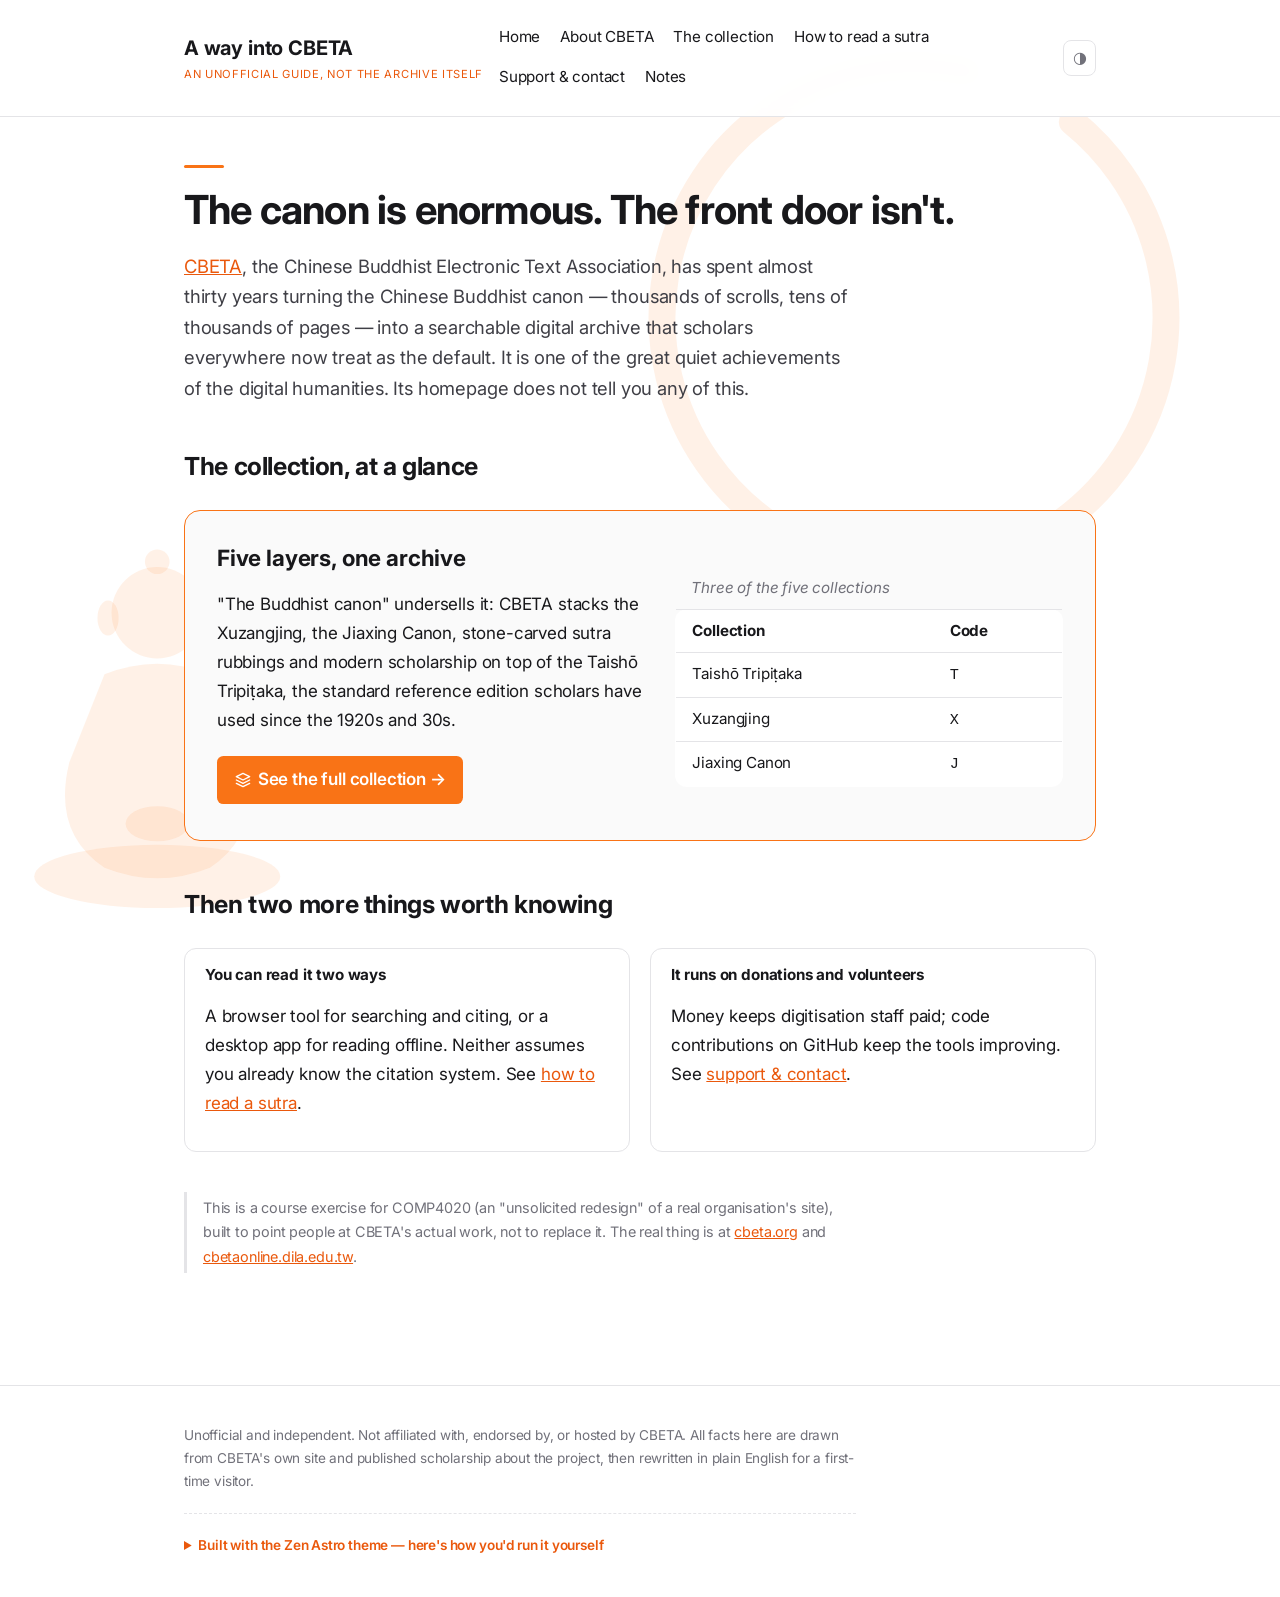
<file: index.html>
<!doctype html>
<html lang="en">
  <head>
    <meta charset="UTF-8" />
    <meta name="viewport" content="width=device-width, initial-scale=1.0" />
    <title>A way into CBETA — an unofficial front door to the Chinese Buddhist canon</title>
    <meta
      name="description"
      content="An unofficial guide to CBETA, the digital Chinese Buddhist canon: what it holds, how to actually read something in it, and how to support the real project."
    />
    <link rel="stylesheet" href="./styles.css" />
  </head>
  <body>
    <a class="skip-link" href="#main">Skip to content</a>
    <header class="site">
      <div class="site-header-inner">
        <a class="site-title" href="./"
          >A way into CBETA<small>an unofficial guide, not the archive itself</small></a
        >
        <button
          class="nav-toggle"
          type="button"
          aria-expanded="false"
          aria-controls="primary-nav"
        >
          Menu
        </button>
        <nav class="primary" id="primary-nav" aria-label="Primary">
          <a href="./">Home</a>
          <a href="./about.html">About CBETA</a>
          <a href="./collection.html">The collection</a>
          <a href="./read.html">How to read a sutra</a>
          <a href="./contact.html">Support &amp; contact</a>
          <a href="./blog.html">Notes</a>
        </nav>
        <button class="theme-toggle" type="button" aria-label="Toggle light and dark theme">
          <span aria-hidden="true">◑</span>
        </button>
      </div>
    </header>
    <main id="main">
      <h1>The canon is enormous. The front door isn't.</h1>
      <p class="lede">
        <a href="https://www.cbeta.org/">CBETA</a>, the Chinese Buddhist Electronic Text
        Association, has spent almost thirty years turning the Chinese Buddhist canon —
        thousands of scrolls, tens of thousands of pages — into a searchable digital archive
        that scholars everywhere now treat as the default. It is one of the great quiet
        achievements of the digital humanities. Its homepage does not tell you any of this.
      </p>

      <h2>The collection, at a glance</h2>
      <div class="spotlight">
        <div class="spotlight-main">
          <h3>Five layers, one archive</h3>
          <p>
            "The Buddhist canon" undersells it: CBETA stacks the Xuzangjing, the Jiaxing Canon,
            stone-carved sutra rubbings and modern scholarship on top of the Taishō Tripiṭaka,
            the standard reference edition scholars have used since the 1920s and 30s.
          </p>
          <a class="button-link" href="./collection.html"
            ><svg viewBox="0 0 24 24" width="16" height="16" fill="none" stroke="currentColor" stroke-width="2" stroke-linecap="round" stroke-linejoin="round" aria-hidden="true"><polygon points="12 2 2 7 12 12 22 7 12 2" /><polyline points="2 17 12 22 22 17" /><polyline points="2 12 12 17 22 12" /></svg>
            See the full collection &rarr;</a
          >
        </div>
        <table class="canon compact">
          <caption>Three of the five collections</caption>
          <thead>
            <tr>
              <th scope="col">Collection</th>
              <th scope="col">Code</th>
            </tr>
          </thead>
          <tbody>
            <tr>
              <td>Taishō Tripiṭaka</td>
              <td><code>T</code></td>
            </tr>
            <tr>
              <td>Xuzangjing</td>
              <td><code>X</code></td>
            </tr>
            <tr>
              <td>Jiaxing Canon</td>
              <td><code>J</code></td>
            </tr>
          </tbody>
        </table>
      </div>

      <h2>Then two more things worth knowing</h2>
      <div class="card-grid secondary">
        <div class="card">
          <h3>You can read it two ways</h3>
          <p>
            A browser tool for searching and citing, or a desktop app for reading offline.
            Neither assumes you already know the citation system. See
            <a href="./read.html">how to read a sutra</a>.
          </p>
        </div>
        <div class="card">
          <h3>It runs on donations and volunteers</h3>
          <p>
            Money keeps digitisation staff paid; code contributions on GitHub keep the tools
            improving. See <a href="./contact.html">support &amp; contact</a>.
          </p>
        </div>
      </div>

      <p class="disclaimer">
        This is a course exercise for COMP4020 (an "unsolicited redesign" of a real
        organisation's site), built to point people at CBETA's actual work, not to replace it.
        The real thing is at <a href="https://www.cbeta.org/">cbeta.org</a> and
        <a href="https://cbetaonline.dila.edu.tw/">cbetaonline.dila.edu.tw</a>.
      </p>
    </main>
    <footer class="site">
      <div class="site-footer-inner">
        <p>
          Unofficial and independent. Not affiliated with, endorsed by, or hosted by CBETA. All
          facts here are drawn from CBETA's own site and published scholarship about the
          project, then rewritten in plain English for a first-time visitor.
        </p>
        <details class="built-with">
          <summary>Built with the Zen Astro theme — here's how you'd run it yourself</summary>
          <pre><code># from astro.build/themes/details/zen/
git clone https://github.com/Secd0g/zen
cd zen
npm install
npm run dev</code></pre>
        </details>
      </div>
    </footer>
    <button id="back-to-top" title="Back to top" aria-label="Back to top">&uarr;</button>
    <script type="module" src="./main.ts"></script>
  </body>
</html>
</file>
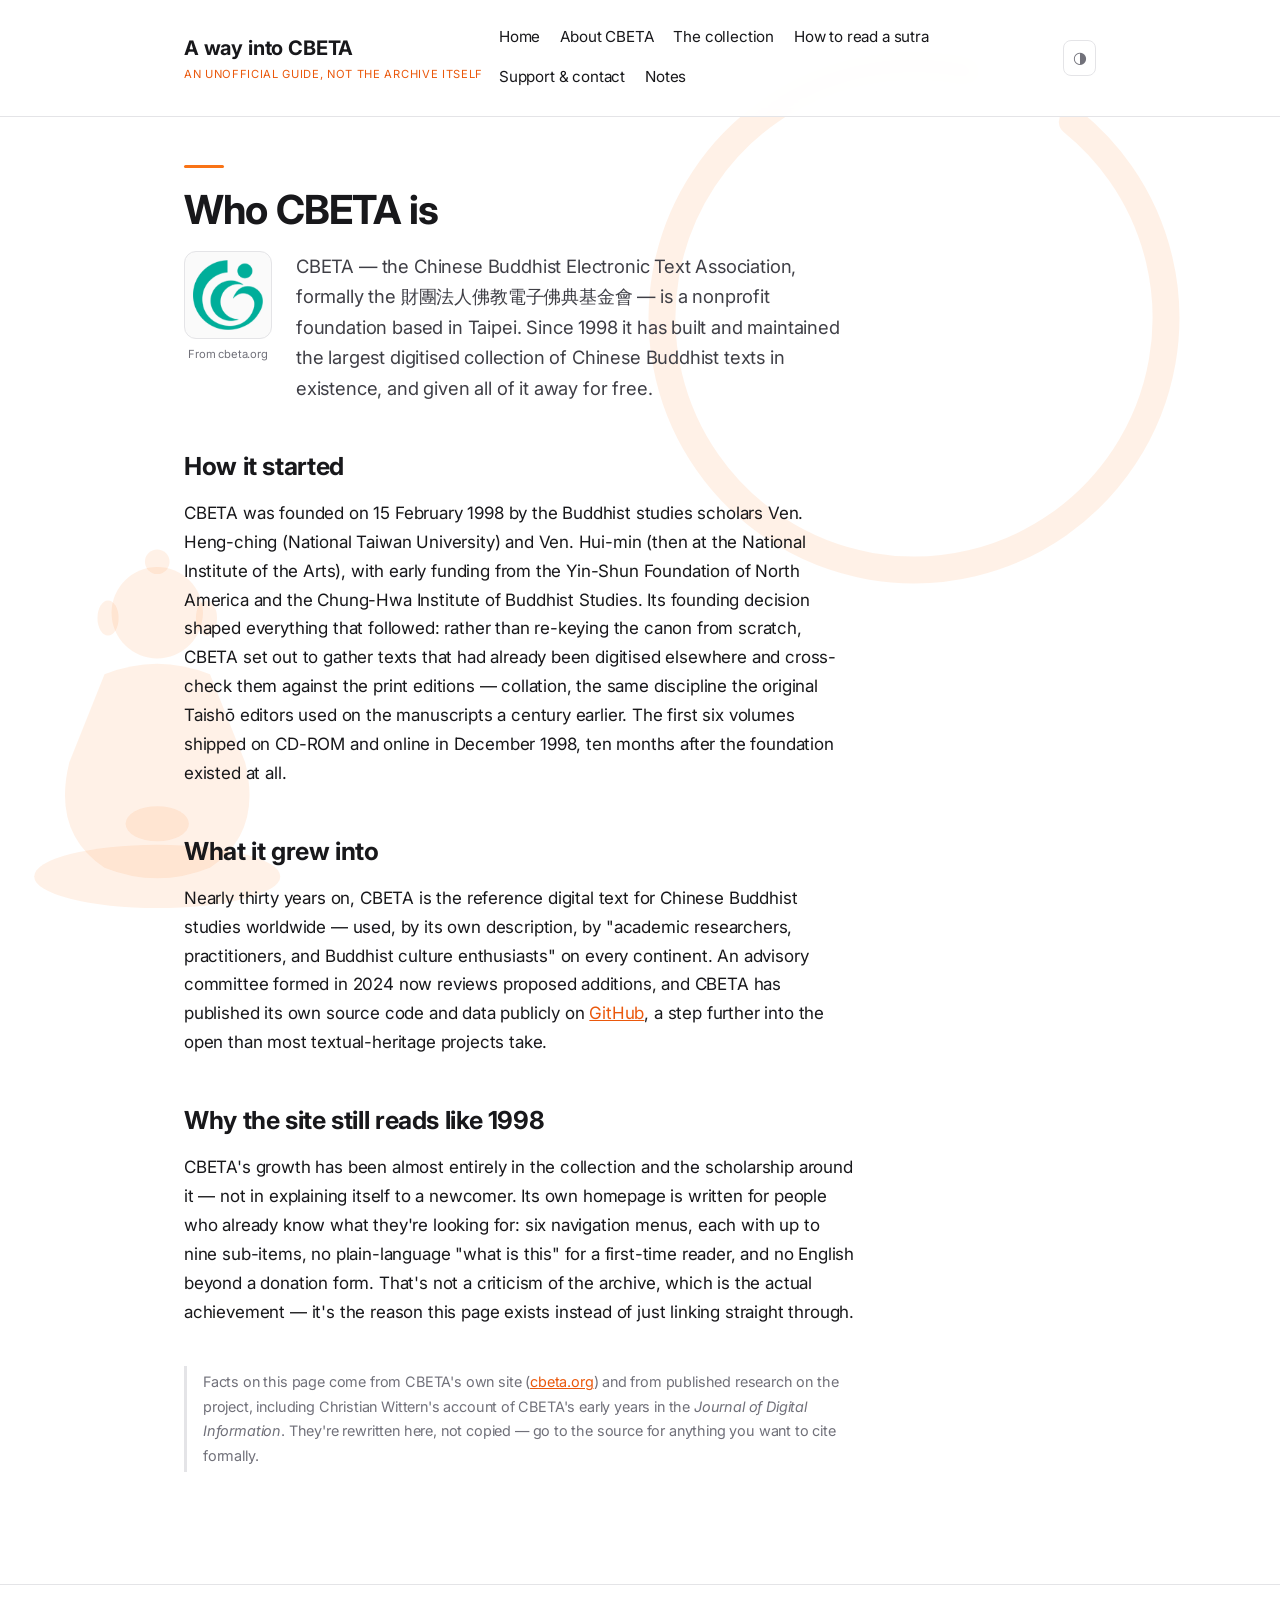
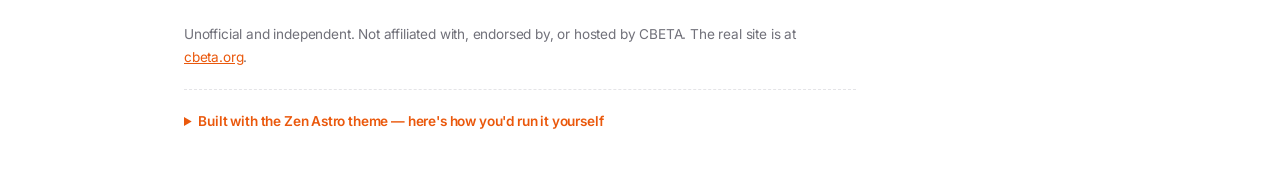
<file: about.html>
<!doctype html>
<html lang="en">
  <head>
    <meta charset="UTF-8" />
    <meta name="viewport" content="width=device-width, initial-scale=1.0" />
    <title>About CBETA — A way into CBETA</title>
    <meta
      name="description"
      content="Who CBETA is: a Taipei-based nonprofit foundation that has digitised the Chinese Buddhist canon since 1998."
    />
    <link rel="stylesheet" href="./styles.css" />
  </head>
  <body>
    <a class="skip-link" href="#main">Skip to content</a>
    <header class="site">
      <div class="site-header-inner">
        <a class="site-title" href="./"
          >A way into CBETA<small>an unofficial guide, not the archive itself</small></a
        >
        <button
          class="nav-toggle"
          type="button"
          aria-expanded="false"
          aria-controls="primary-nav"
        >
          Menu
        </button>
        <nav class="primary" id="primary-nav" aria-label="Primary">
          <a href="./">Home</a>
          <a href="./about.html">About CBETA</a>
          <a href="./collection.html">The collection</a>
          <a href="./read.html">How to read a sutra</a>
          <a href="./contact.html">Support &amp; contact</a>
          <a href="./blog.html">Notes</a>
        </nav>
        <button class="theme-toggle" type="button" aria-label="Toggle light and dark theme">
          <span aria-hidden="true">◑</span>
        </button>
      </div>
    </header>
    <main id="main">
      <h1>Who CBETA is</h1>
      <div class="with-figure">
        <figure>
          <img
            src="./cbeta-logo.png"
            alt="CBETA's official logo"
            width="100"
            height="100"
            loading="lazy"
          />
          <figcaption>From cbeta.org</figcaption>
        </figure>
        <p class="lede">
          CBETA — the Chinese Buddhist Electronic Text Association, formally the
          財團法人佛教電子佛典基金會 — is a nonprofit foundation based in Taipei. Since 1998 it has
          built and maintained the largest digitised collection of Chinese Buddhist texts in
          existence, and given all of it away for free.
        </p>
      </div>

      <h2>How it started</h2>
      <p>
        CBETA was founded on 15 February 1998 by the Buddhist studies scholars Ven. Heng-ching
        (National Taiwan University) and Ven. Hui-min (then at the National Institute of the
        Arts), with early funding from the Yin-Shun Foundation of North America and the
        Chung-Hwa Institute of Buddhist Studies. Its founding decision shaped everything that
        followed: rather than re-keying the canon from scratch, CBETA set out to gather texts
        that had already been digitised elsewhere and cross-check them against the print
        editions — collation, the same discipline the original Taishō editors used on the
        manuscripts a century earlier. The first six volumes shipped on CD-ROM and online in
        December 1998, ten months after the foundation existed at all.
      </p>

      <h2>What it grew into</h2>
      <p>
        Nearly thirty years on, CBETA is the reference digital text for Chinese Buddhist studies
        worldwide — used, by its own description, by "academic researchers, practitioners, and
        Buddhist culture enthusiasts" on every continent. An advisory committee formed in 2024
        now reviews proposed additions, and CBETA has published its own source code and data
        publicly on <a href="https://github.com/cbeta-org">GitHub</a>, a step further into the
        open than most textual-heritage projects take.
      </p>

      <h2>Why the site still reads like 1998</h2>
      <p>
        CBETA's growth has been almost entirely in the collection and the scholarship around it
        — not in explaining itself to a newcomer. Its own homepage is written for people who
        already know what they're looking for: six navigation menus, each with up to nine
        sub-items, no plain-language "what is this" for a first-time reader, and no English
        beyond a donation form. That's not a criticism of the archive, which is the actual
        achievement — it's the reason this page exists instead of just linking straight through.
      </p>

      <p class="disclaimer">
        Facts on this page come from CBETA's own site (<a href="https://www.cbeta.org/"
          >cbeta.org</a
        >) and from published research on the project, including Christian Wittern's account of
        CBETA's early years in the <em>Journal of Digital Information</em>. They're rewritten
        here, not copied — go to the source for anything you want to cite formally.
      </p>
    </main>
    <footer class="site">
      <div class="site-footer-inner">
        <p>
          Unofficial and independent. Not affiliated with, endorsed by, or hosted by CBETA. The
          real site is at <a href="https://www.cbeta.org/">cbeta.org</a>.
        </p>
        <details class="built-with">
          <summary>Built with the Zen Astro theme — here's how you'd run it yourself</summary>
          <pre><code># from astro.build/themes/details/zen/
git clone https://github.com/Secd0g/zen
cd zen
npm install
npm run dev</code></pre>
        </details>
      </div>
    </footer>
    <button id="back-to-top" title="Back to top" aria-label="Back to top">&uarr;</button>
    <script type="module" src="./main.ts"></script>
  </body>
</html>
</file>
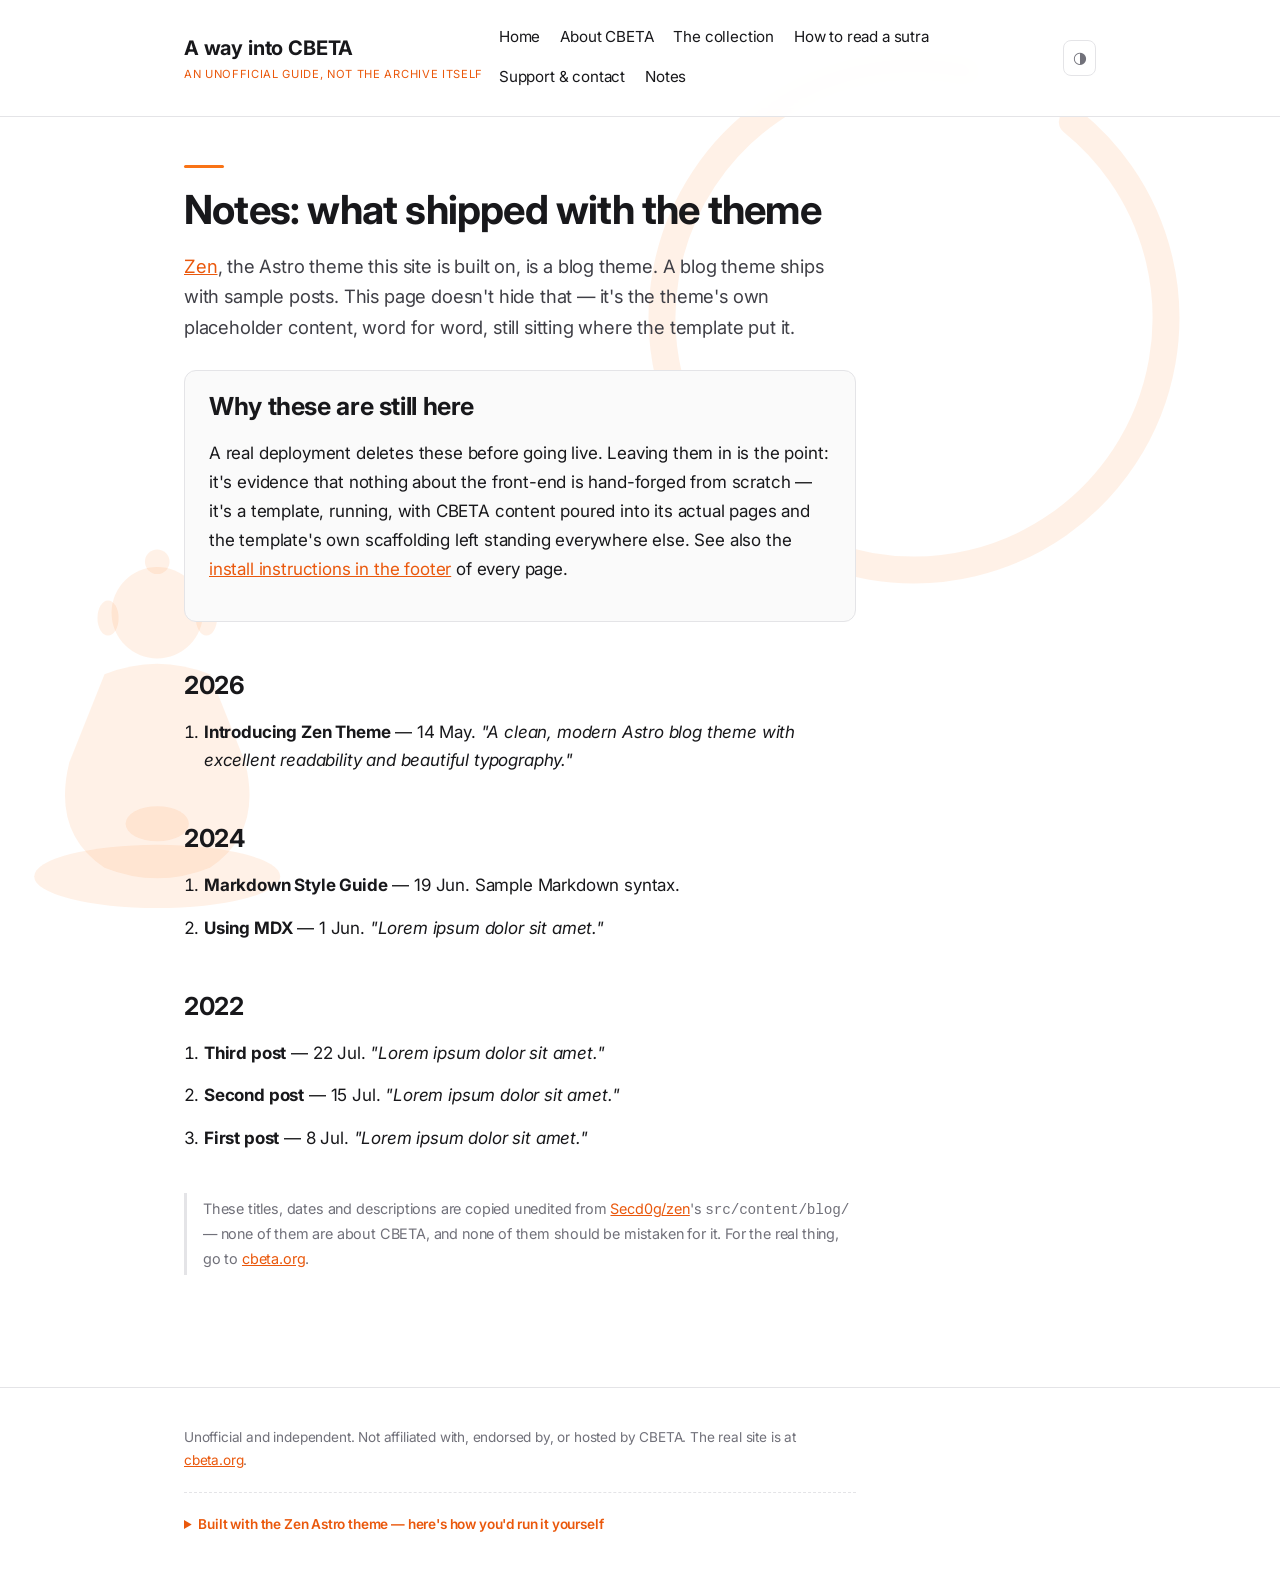
<file: blog.html>
<!doctype html>
<html lang="en">
  <head>
    <meta charset="UTF-8" />
    <meta name="viewport" content="width=device-width, initial-scale=1.0" />
    <title>Notes — A way into CBETA</title>
    <meta
      name="description"
      content="The Zen Astro theme's own placeholder posts, left in unedited as proof this site really is the theme, running."
    />
    <link rel="stylesheet" href="./styles.css" />
  </head>
  <body>
    <a class="skip-link" href="#main">Skip to content</a>
    <header class="site">
      <div class="site-header-inner">
        <a class="site-title" href="./"
          >A way into CBETA<small>an unofficial guide, not the archive itself</small></a
        >
        <button
          class="nav-toggle"
          type="button"
          aria-expanded="false"
          aria-controls="primary-nav"
        >
          Menu
        </button>
        <nav class="primary" id="primary-nav" aria-label="Primary">
          <a href="./">Home</a>
          <a href="./about.html">About CBETA</a>
          <a href="./collection.html">The collection</a>
          <a href="./read.html">How to read a sutra</a>
          <a href="./contact.html">Support &amp; contact</a>
          <a href="./blog.html">Notes</a>
        </nav>
        <button class="theme-toggle" type="button" aria-label="Toggle light and dark theme">
          <span aria-hidden="true">◑</span>
        </button>
      </div>
    </header>
    <main id="main">
      <h1>Notes: what shipped with the theme</h1>
      <p class="lede">
        <a href="https://astro.build/themes/details/zen/">Zen</a>, the Astro theme this site is
        built on, is a blog theme. A blog theme ships with sample posts. This page doesn't hide
        that — it's the theme's own placeholder content, word for word, still sitting where the
        template put it.
      </p>

      <div class="panel">
        <h2>Why these are still here</h2>
        <p>
          A real deployment deletes these before going live. Leaving them in is the point: it's
          evidence that nothing about the front-end is hand-forged from scratch — it's a
          template, running, with CBETA content poured into its actual pages and the template's
          own scaffolding left standing everywhere else. See also the
          <a href="./about.html">install instructions in the footer</a> of every page.
        </p>
      </div>

      <div class="year-group">
        <h2>2026</h2>
        <ol class="steps">
          <li>
            <strong>Introducing Zen Theme</strong> — 14 May.
            <em
              >"A clean, modern Astro blog theme with excellent readability and beautiful
              typography."</em
            >
          </li>
        </ol>
      </div>

      <div class="year-group">
        <h2>2024</h2>
        <ol class="steps">
          <li><strong>Markdown Style Guide</strong> — 19 Jun. Sample Markdown syntax.</li>
          <li><strong>Using MDX</strong> — 1 Jun. <em>"Lorem ipsum dolor sit amet."</em></li>
        </ol>
      </div>

      <div class="year-group">
        <h2>2022</h2>
        <ol class="steps">
          <li><strong>Third post</strong> — 22 Jul. <em>"Lorem ipsum dolor sit amet."</em></li>
          <li><strong>Second post</strong> — 15 Jul. <em>"Lorem ipsum dolor sit amet."</em></li>
          <li><strong>First post</strong> — 8 Jul. <em>"Lorem ipsum dolor sit amet."</em></li>
        </ol>
      </div>

      <p class="disclaimer">
        These titles, dates and descriptions are copied unedited from
        <a href="https://github.com/Secd0g/zen">Secd0g/zen</a>'s
        <code>src/content/blog/</code> — none of them are about CBETA, and none of them should be
        mistaken for it. For the real thing, go to <a href="https://www.cbeta.org/">cbeta.org</a>.
      </p>
    </main>
    <footer class="site">
      <div class="site-footer-inner">
        <p>
          Unofficial and independent. Not affiliated with, endorsed by, or hosted by CBETA. The
          real site is at <a href="https://www.cbeta.org/">cbeta.org</a>.
        </p>
        <details class="built-with">
          <summary>Built with the Zen Astro theme — here's how you'd run it yourself</summary>
          <pre><code># from astro.build/themes/details/zen/
git clone https://github.com/Secd0g/zen
cd zen
npm install
npm run dev</code></pre>
        </details>
      </div>
    </footer>
    <button id="back-to-top" title="Back to top" aria-label="Back to top">&uarr;</button>
    <script type="module" src="./main.ts"></script>
  </body>
</html>
</file>
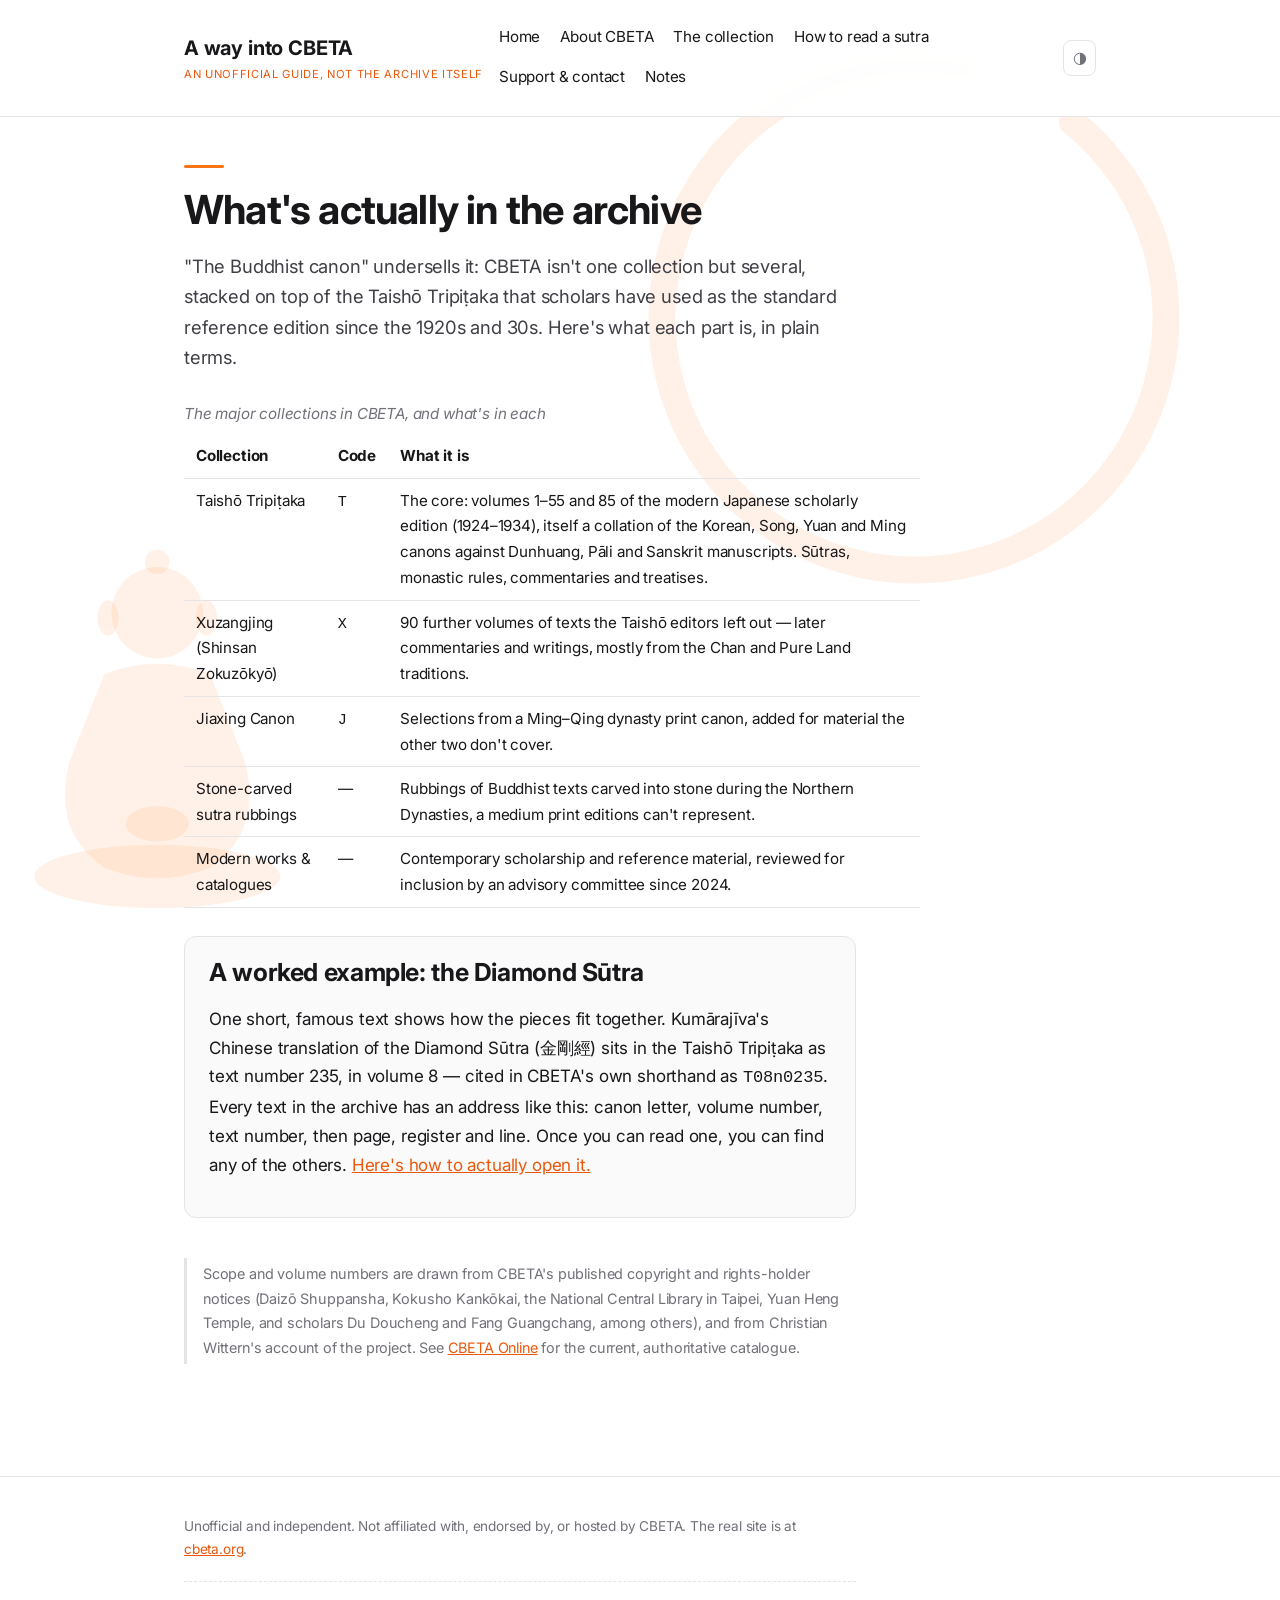
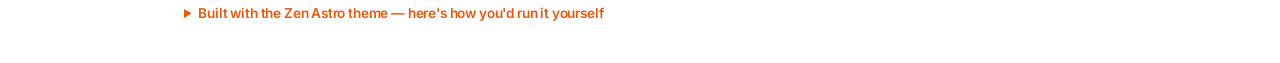
<file: collection.html>
<!doctype html>
<html lang="en">
  <head>
    <meta charset="UTF-8" />
    <meta name="viewport" content="width=device-width, initial-scale=1.0" />
    <title>The collection — A way into CBETA</title>
    <meta
      name="description"
      content="What's actually in CBETA's archive: the Taishō Tripiṭaka, the Xuzangjing, the Jiaxing Canon, and more, with a worked example."
    />
    <link rel="stylesheet" href="./styles.css" />
  </head>
  <body>
    <a class="skip-link" href="#main">Skip to content</a>
    <header class="site">
      <div class="site-header-inner">
        <a class="site-title" href="./"
          >A way into CBETA<small>an unofficial guide, not the archive itself</small></a
        >
        <button
          class="nav-toggle"
          type="button"
          aria-expanded="false"
          aria-controls="primary-nav"
        >
          Menu
        </button>
        <nav class="primary" id="primary-nav" aria-label="Primary">
          <a href="./">Home</a>
          <a href="./about.html">About CBETA</a>
          <a href="./collection.html">The collection</a>
          <a href="./read.html">How to read a sutra</a>
          <a href="./contact.html">Support &amp; contact</a>
          <a href="./blog.html">Notes</a>
        </nav>
        <button class="theme-toggle" type="button" aria-label="Toggle light and dark theme">
          <span aria-hidden="true">◑</span>
        </button>
      </div>
    </header>
    <main id="main">
      <h1>What's actually in the archive</h1>
      <p class="lede">
        "The Buddhist canon" undersells it: CBETA isn't one collection but several, stacked on
        top of the Taishō Tripiṭaka that scholars have used as the standard reference edition
        since the 1920s and 30s. Here's what each part is, in plain terms.
      </p>

      <table class="canon">
        <caption>
          The major collections in CBETA, and what's in each
        </caption>
        <thead>
          <tr>
            <th scope="col">Collection</th>
            <th scope="col">Code</th>
            <th scope="col">What it is</th>
          </tr>
        </thead>
        <tbody>
          <tr>
            <td>Taishō Tripiṭaka</td>
            <td><code>T</code></td>
            <td>
              The core: volumes 1–55 and 85 of the modern Japanese scholarly edition (1924–1934),
              itself a collation of the Korean, Song, Yuan and Ming canons against Dunhuang,
              Pāli and Sanskrit manuscripts. Sūtras, monastic rules, commentaries and treatises.
            </td>
          </tr>
          <tr>
            <td>Xuzangjing (Shinsan Zokuzōkyō)</td>
            <td><code>X</code></td>
            <td>
              90 further volumes of texts the Taishō editors left out — later commentaries and
              writings, mostly from the Chan and Pure Land traditions.
            </td>
          </tr>
          <tr>
            <td>Jiaxing Canon</td>
            <td><code>J</code></td>
            <td>
              Selections from a Ming–Qing dynasty print canon, added for material the other two
              don't cover.
            </td>
          </tr>
          <tr>
            <td>Stone-carved sutra rubbings</td>
            <td>—</td>
            <td>
              Rubbings of Buddhist texts carved into stone during the Northern Dynasties, a
              medium print editions can't represent.
            </td>
          </tr>
          <tr>
            <td>Modern works &amp; catalogues</td>
            <td>—</td>
            <td>
              Contemporary scholarship and reference material, reviewed for inclusion by an
              advisory committee since 2024.
            </td>
          </tr>
        </tbody>
      </table>

      <div class="panel">
        <h2>A worked example: the Diamond Sūtra</h2>
        <p>
          One short, famous text shows how the pieces fit together. Kumārajīva's Chinese
          translation of the Diamond Sūtra (金剛經) sits in the Taishō Tripiṭaka as text number
          235, in volume 8 — cited in CBETA's own shorthand as <code>T08n0235</code>. Every text
          in the archive has an address like this: canon letter, volume number, text number,
          then page, register and line. Once you can read one, you can find any of the others.
          <a href="./read.html">Here's how to actually open it.</a>
        </p>
      </div>

      <p class="disclaimer">
        Scope and volume numbers are drawn from CBETA's published copyright and rights-holder
        notices (Daizō Shuppansha, Kokusho Kankōkai, the National Central Library in Taipei,
        Yuan Heng Temple, and scholars Du Doucheng and Fang Guangchang, among others), and from
        Christian Wittern's account of the project. See
        <a href="https://cbetaonline.dila.edu.tw/en/">CBETA Online</a> for the current,
        authoritative catalogue.
      </p>
    </main>
    <footer class="site">
      <div class="site-footer-inner">
        <p>
          Unofficial and independent. Not affiliated with, endorsed by, or hosted by CBETA. The
          real site is at <a href="https://www.cbeta.org/">cbeta.org</a>.
        </p>
        <details class="built-with">
          <summary>Built with the Zen Astro theme — here's how you'd run it yourself</summary>
          <pre><code># from astro.build/themes/details/zen/
git clone https://github.com/Secd0g/zen
cd zen
npm install
npm run dev</code></pre>
        </details>
      </div>
    </footer>
    <button id="back-to-top" title="Back to top" aria-label="Back to top">&uarr;</button>
    <script type="module" src="./main.ts"></script>
  </body>
</html>
</file>
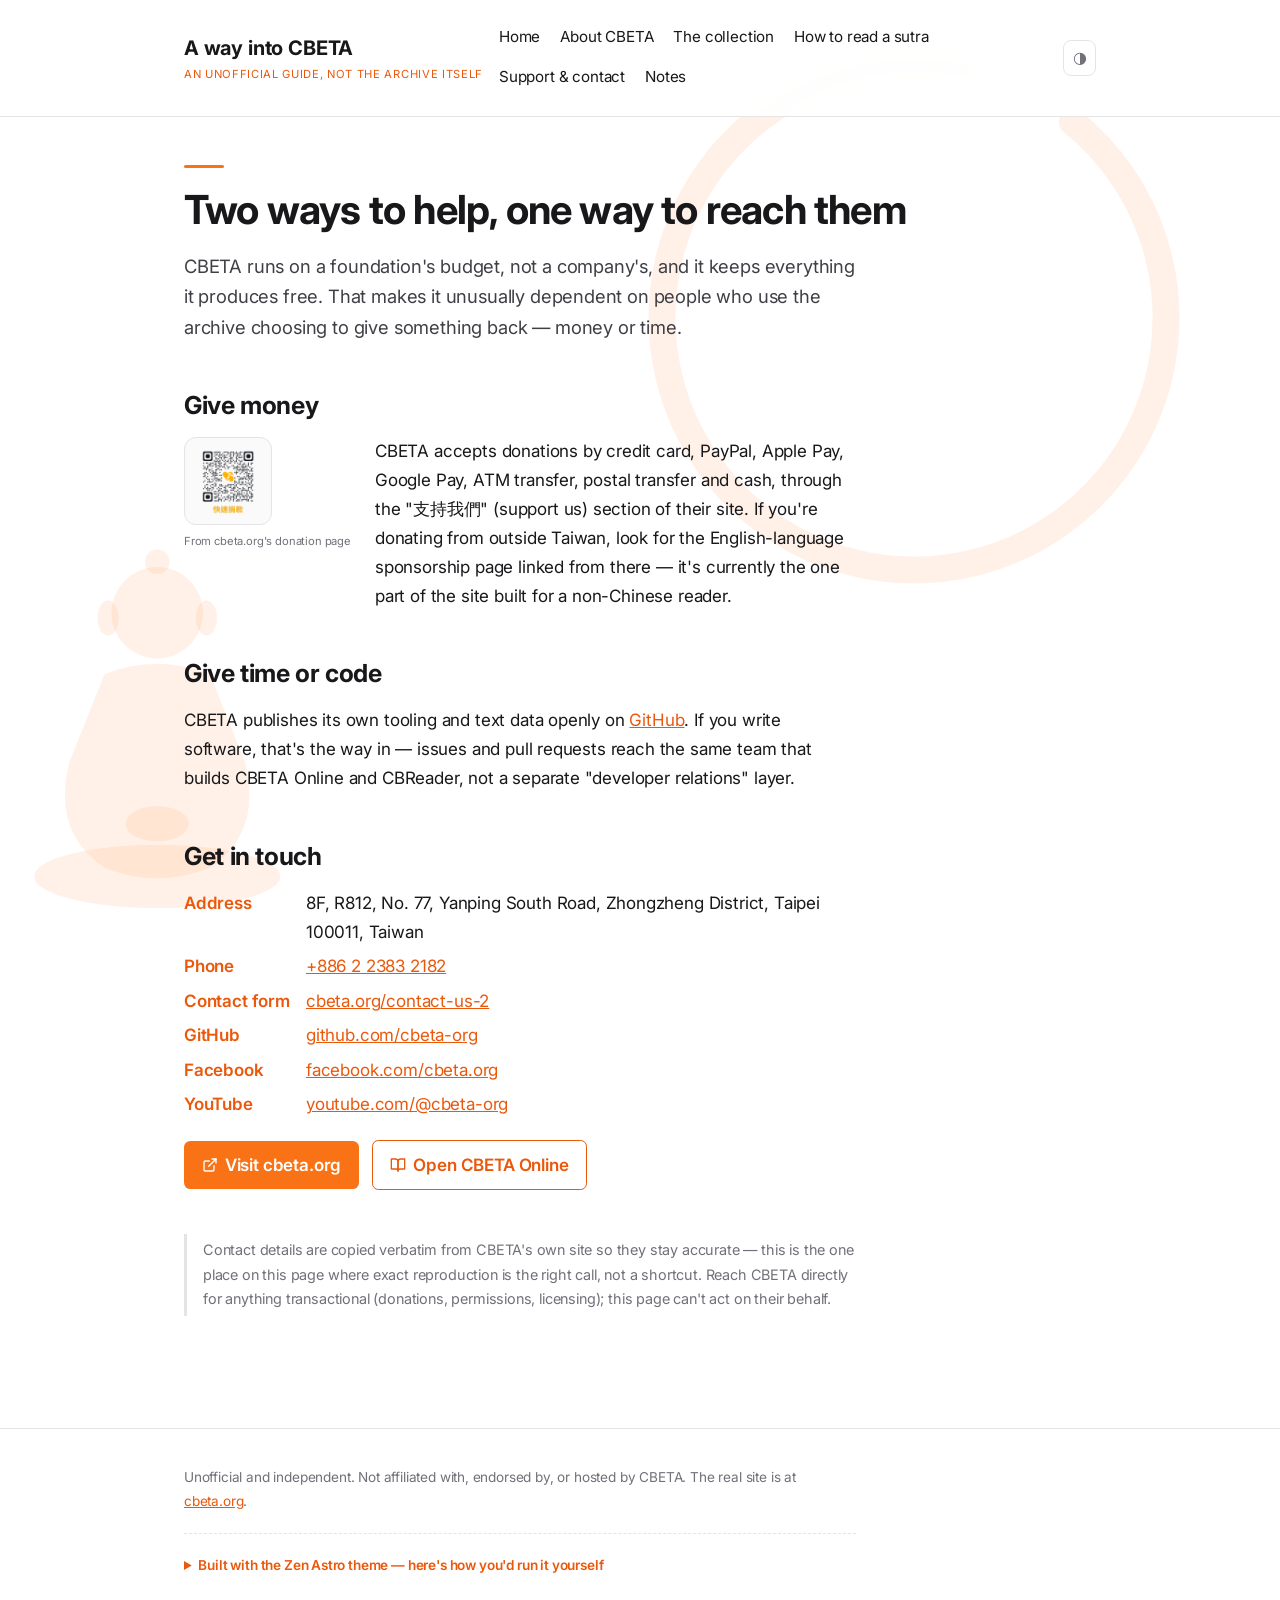
<file: contact.html>
<!doctype html>
<html lang="en">
  <head>
    <meta charset="UTF-8" />
    <meta name="viewport" content="width=device-width, initial-scale=1.0" />
    <title>Support &amp; contact — A way into CBETA</title>
    <meta
      name="description"
      content="How to support CBETA's work, contribute code, or get in touch — donations, GitHub, and CBETA's Taipei office."
    />
    <link rel="stylesheet" href="./styles.css" />
  </head>
  <body>
    <a class="skip-link" href="#main">Skip to content</a>
    <header class="site">
      <div class="site-header-inner">
        <a class="site-title" href="./"
          >A way into CBETA<small>an unofficial guide, not the archive itself</small></a
        >
        <button
          class="nav-toggle"
          type="button"
          aria-expanded="false"
          aria-controls="primary-nav"
        >
          Menu
        </button>
        <nav class="primary" id="primary-nav" aria-label="Primary">
          <a href="./">Home</a>
          <a href="./about.html">About CBETA</a>
          <a href="./collection.html">The collection</a>
          <a href="./read.html">How to read a sutra</a>
          <a href="./contact.html">Support &amp; contact</a>
          <a href="./blog.html">Notes</a>
        </nav>
        <button class="theme-toggle" type="button" aria-label="Toggle light and dark theme">
          <span aria-hidden="true">◑</span>
        </button>
      </div>
    </header>
    <main id="main">
      <h1>Two ways to help, one way to reach them</h1>
      <p class="lede">
        CBETA runs on a foundation's budget, not a company's, and it keeps everything it
        produces free. That makes it unusually dependent on people who use the archive choosing
        to give something back — money or time.
      </p>

      <h2>Give money</h2>
      <div class="with-figure">
        <figure>
          <img
            src="./cbeta-deer-mascot.png"
            alt="CBETA's donation-drive deer mascot"
            width="120"
            height="120"
            loading="lazy"
          />
          <figcaption>From cbeta.org's donation page</figcaption>
        </figure>
        <p>
          CBETA accepts donations by credit card, PayPal, Apple Pay, Google Pay, ATM transfer,
          postal transfer and cash, through the "支持我們" (support us) section of their site. If
          you're donating from outside Taiwan, look for the English-language sponsorship page
          linked from there — it's currently the one part of the site built for a non-Chinese
          reader.
        </p>
      </div>

      <h2>Give time or code</h2>
      <p>
        CBETA publishes its own tooling and text data openly on
        <a href="https://github.com/cbeta-org">GitHub</a>. If you write software, that's the
        way in — issues and pull requests reach the same team that builds CBETA Online and
        CBReader, not a separate "developer relations" layer.
      </p>

      <h2>Get in touch</h2>
      <dl class="contact">
        <dt>Address</dt>
        <dd>8F, R812, No. 77, Yanping South Road, Zhongzheng District, Taipei 100011, Taiwan</dd>
        <dt>Phone</dt>
        <dd><a href="tel:+886223832182">+886 2 2383 2182</a></dd>
        <dt>Contact form</dt>
        <dd><a href="https://cbeta.org/contact-us-2">cbeta.org/contact-us-2</a></dd>
        <dt>GitHub</dt>
        <dd><a href="https://github.com/cbeta-org">github.com/cbeta-org</a></dd>
        <dt>Facebook</dt>
        <dd><a href="https://www.facebook.com/cbeta.org">facebook.com/cbeta.org</a></dd>
        <dt>YouTube</dt>
        <dd><a href="https://youtube.com/@cbeta-org">youtube.com/@cbeta-org</a></dd>
      </dl>

      <p>
        <a class="button-link" href="https://www.cbeta.org/"
          ><svg viewBox="0 0 24 24" width="16" height="16" fill="none" stroke="currentColor" stroke-width="2" stroke-linecap="round" stroke-linejoin="round" aria-hidden="true"><path d="M18 13v6a2 2 0 0 1-2 2H5a2 2 0 0 1-2-2V8a2 2 0 0 1 2-2h6" /><polyline points="15 3 21 3 21 9" /><line x1="10" y1="14" x2="21" y2="3" /></svg>
          Visit cbeta.org</a
        >
        <a class="button-link secondary" href="https://cbetaonline.dila.edu.tw/en/"
          ><svg viewBox="0 0 24 24" width="16" height="16" fill="none" stroke="currentColor" stroke-width="2" stroke-linecap="round" stroke-linejoin="round" aria-hidden="true"><path d="M2 3h6a4 4 0 0 1 4 4v14a3 3 0 0 0-3-3H2z" /><path d="M22 3h-6a4 4 0 0 0-4 4v14a3 3 0 0 1 3-3h7z" /></svg>
          Open CBETA Online</a
        >
      </p>

      <p class="disclaimer">
        Contact details are copied verbatim from CBETA's own site so they stay accurate — this
        is the one place on this page where exact reproduction is the right call, not a
        shortcut. Reach CBETA directly for anything transactional (donations, permissions,
        licensing); this page can't act on their behalf.
      </p>
    </main>
    <footer class="site">
      <div class="site-footer-inner">
        <p>
          Unofficial and independent. Not affiliated with, endorsed by, or hosted by CBETA. The
          real site is at <a href="https://www.cbeta.org/">cbeta.org</a>.
        </p>
        <details class="built-with">
          <summary>Built with the Zen Astro theme — here's how you'd run it yourself</summary>
          <pre><code># from astro.build/themes/details/zen/
git clone https://github.com/Secd0g/zen
cd zen
npm install
npm run dev</code></pre>
        </details>
      </div>
    </footer>
    <button id="back-to-top" title="Back to top" aria-label="Back to top">&uarr;</button>
    <script type="module" src="./main.ts"></script>
  </body>
</html>
</file>
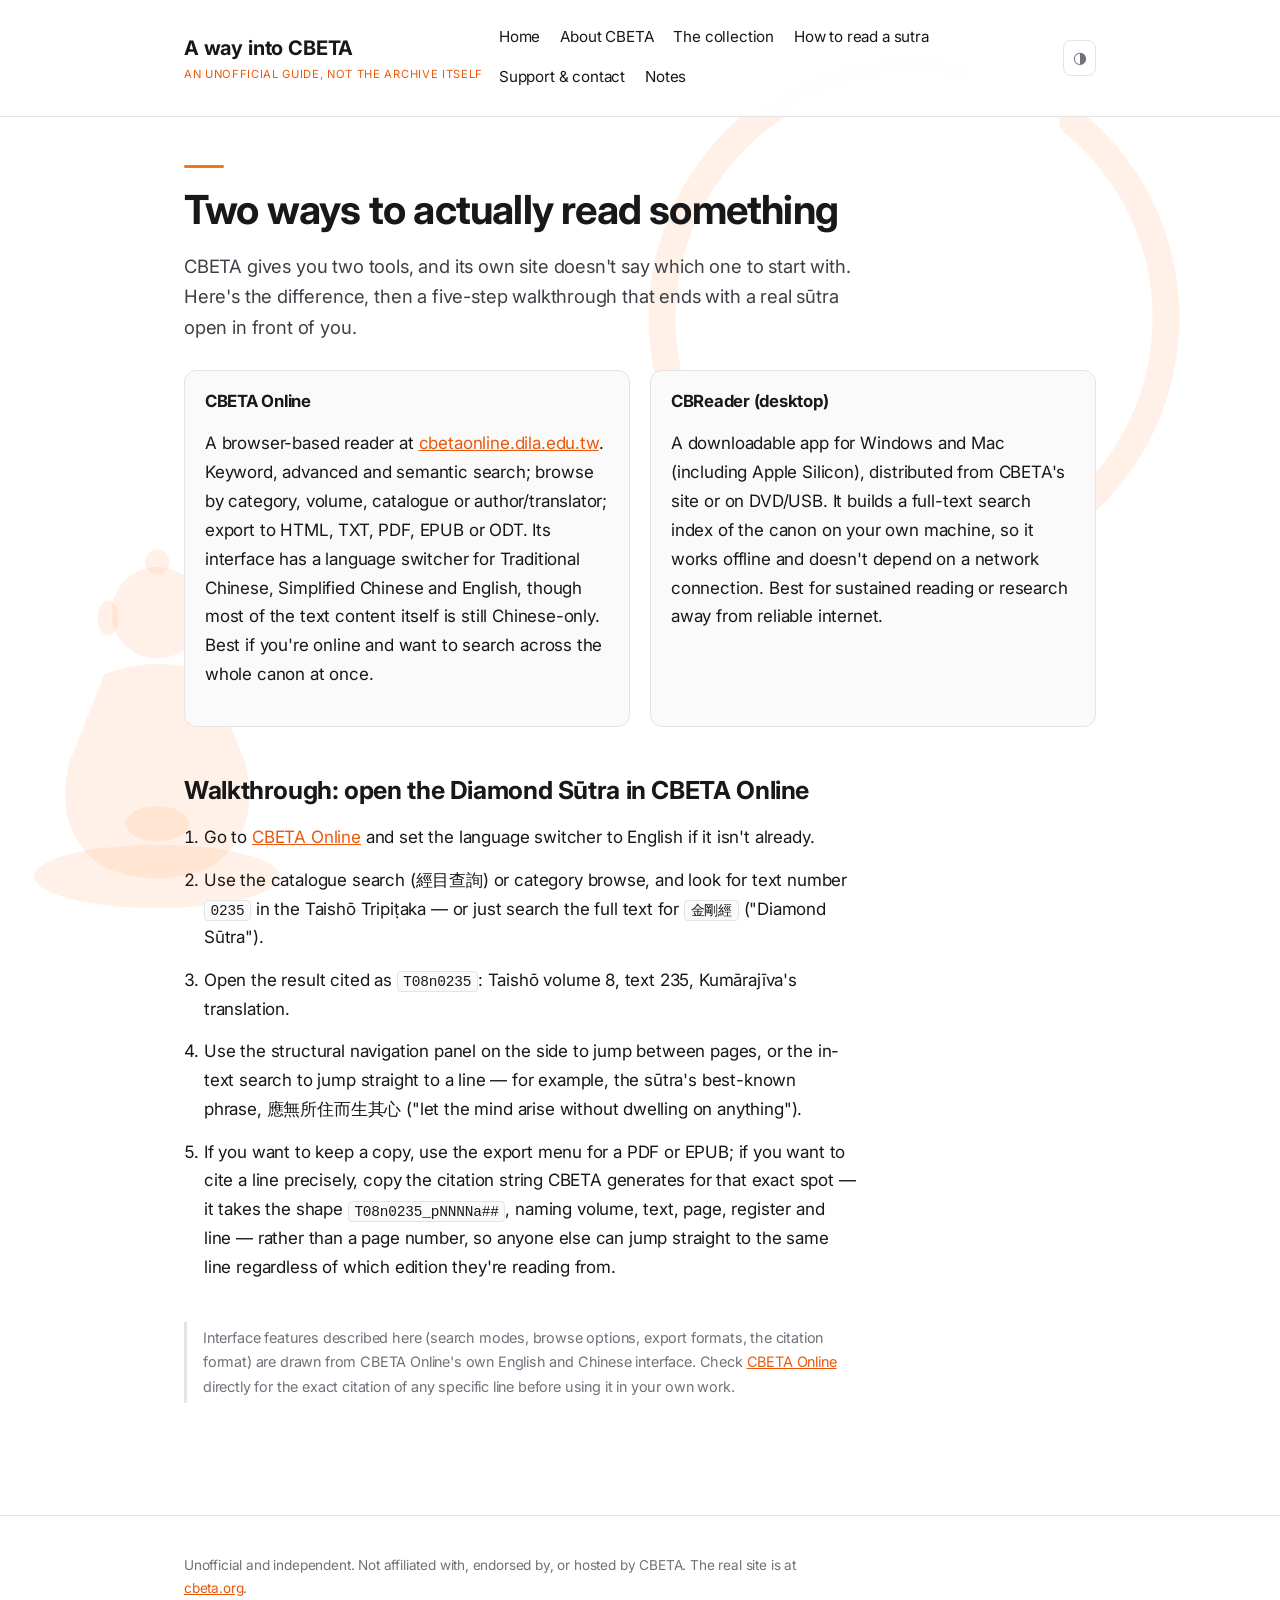
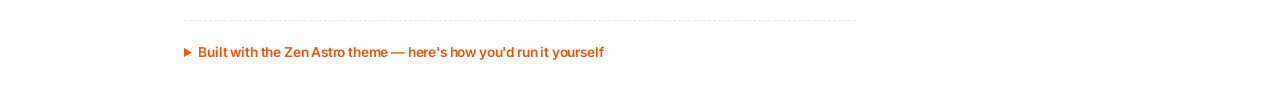
<file: read.html>
<!doctype html>
<html lang="en">
  <head>
    <meta charset="UTF-8" />
    <meta name="viewport" content="width=device-width, initial-scale=1.0" />
    <title>How to read a sutra — A way into CBETA</title>
    <meta
      name="description"
      content="A step-by-step walkthrough of reading the Diamond Sutra in CBETA Online, plus how CBETA Online compares to the CBReader desktop app."
    />
    <link rel="stylesheet" href="./styles.css" />
  </head>
  <body>
    <a class="skip-link" href="#main">Skip to content</a>
    <header class="site">
      <div class="site-header-inner">
        <a class="site-title" href="./"
          >A way into CBETA<small>an unofficial guide, not the archive itself</small></a
        >
        <button
          class="nav-toggle"
          type="button"
          aria-expanded="false"
          aria-controls="primary-nav"
        >
          Menu
        </button>
        <nav class="primary" id="primary-nav" aria-label="Primary">
          <a href="./">Home</a>
          <a href="./about.html">About CBETA</a>
          <a href="./collection.html">The collection</a>
          <a href="./read.html">How to read a sutra</a>
          <a href="./contact.html">Support &amp; contact</a>
          <a href="./blog.html">Notes</a>
        </nav>
        <button class="theme-toggle" type="button" aria-label="Toggle light and dark theme">
          <span aria-hidden="true">◑</span>
        </button>
      </div>
    </header>
    <main id="main">
      <h1>Two ways to actually read something</h1>
      <p class="lede">
        CBETA gives you two tools, and its own site doesn't say which one to start with. Here's
        the difference, then a five-step walkthrough that ends with a real sūtra open in front
        of you.
      </p>

      <div class="card-grid">
        <div class="card">
          <h2>CBETA Online</h2>
          <p>
            A browser-based reader at
            <a href="https://cbetaonline.dila.edu.tw/en/">cbetaonline.dila.edu.tw</a>. Keyword,
            advanced and semantic search; browse by category, volume, catalogue or
            author/translator; export to HTML, TXT, PDF, EPUB or ODT. Its interface has a
            language switcher for Traditional Chinese, Simplified Chinese and English, though
            most of the text content itself is still Chinese-only. Best if you're online and
            want to search across the whole canon at once.
          </p>
        </div>
        <div class="card">
          <h2>CBReader (desktop)</h2>
          <p>
            A downloadable app for Windows and Mac (including Apple Silicon), distributed from
            CBETA's site or on DVD/USB. It builds a full-text search index of the canon on your
            own machine, so it works offline and doesn't depend on a network connection. Best
            for sustained reading or research away from reliable internet.
          </p>
        </div>
      </div>

      <h2>Walkthrough: open the Diamond Sūtra in CBETA Online</h2>
      <ol class="steps">
        <li>
          Go to <a href="https://cbetaonline.dila.edu.tw/en/">CBETA Online</a> and set the
          language switcher to English if it isn't already.
        </li>
        <li>
          Use the catalogue search (經目查詢) or category browse, and look for text number
          <code>0235</code> in the Taishō Tripiṭaka — or just search the full text for
          <code>金剛經</code> ("Diamond Sūtra").
        </li>
        <li>
          Open the result cited as <code>T08n0235</code>: Taishō volume 8, text 235, Kumārajīva's
          translation.
        </li>
        <li>
          Use the structural navigation panel on the side to jump between pages, or the in-text
          search to jump straight to a line — for example, the sūtra's best-known phrase,
          應無所住而生其心 ("let the mind arise without dwelling on anything").
        </li>
        <li>
          If you want to keep a copy, use the export menu for a PDF or EPUB; if you want to cite
          a line precisely, copy the citation string CBETA generates for that exact spot — it
          takes the shape <code>T08n0235_pNNNNa##</code>, naming volume, text, page, register
          and line — rather than a page number, so anyone else can jump straight to the same
          line regardless of which edition they're reading from.
        </li>
      </ol>

      <p class="disclaimer">
        Interface features described here (search modes, browse options, export formats, the
        citation format) are drawn from CBETA Online's own English and Chinese interface. Check
        <a href="https://cbetaonline.dila.edu.tw/en/">CBETA Online</a> directly for the exact
        citation of any specific line before using it in your own work.
      </p>
    </main>
    <footer class="site">
      <div class="site-footer-inner">
        <p>
          Unofficial and independent. Not affiliated with, endorsed by, or hosted by CBETA. The
          real site is at <a href="https://www.cbeta.org/">cbeta.org</a>.
        </p>
        <details class="built-with">
          <summary>Built with the Zen Astro theme — here's how you'd run it yourself</summary>
          <pre><code># from astro.build/themes/details/zen/
git clone https://github.com/Secd0g/zen
cd zen
npm install
npm run dev</code></pre>
        </details>
      </div>
    </footer>
    <button id="back-to-top" title="Back to top" aria-label="Back to top">&uarr;</button>
    <script type="module" src="./main.ts"></script>
  </body>
</html>
</file>
<file: styles.css>
@import url("https://fonts.googleapis.com/css2?family=Inter:wght@400;500;600;700&display=swap");

:root {
  --accent: #f97316;
  --accent-hover: #ea580c;
  --accent-light: #fdba74;
  --ink: #18181b;
  --text-secondary: #3f3f46;
  --text-muted: #71717a;
  --paper: #fff;
  --paper-dim: #fafafa;
  --paper-tertiary: #f5f5f5;
  --rule: #e4e4e7;
  --seal: var(--accent);
  --seal-dim: var(--accent-hover);
  --measure: 42rem;
}

@media (prefers-color-scheme: dark) {
  :root {
    --accent: #fb923c;
    --accent-hover: #fdba74;
    --ink: #fafafa;
    --text-secondary: #d4d4d8;
    --text-muted: #a1a1aa;
    --paper: #18181b;
    --paper-dim: #202023;
    --paper-tertiary: #27272a;
    --rule: #3f3f46;
    --seal: var(--accent);
    --seal-dim: var(--accent-hover);
  }
}

:root[data-theme="dark"] {
  --accent: #fb923c;
  --accent-hover: #fdba74;
  --ink: #fafafa;
  --text-secondary: #d4d4d8;
  --text-muted: #a1a1aa;
  --paper: #18181b;
  --paper-dim: #202023;
  --paper-tertiary: #27272a;
  --rule: #3f3f46;
  --seal: var(--accent);
  --seal-dim: var(--accent-hover);
}

:root[data-theme="light"] {
  --accent: #f97316;
  --accent-hover: #ea580c;
  --accent-light: #fdba74;
  --ink: #18181b;
  --text-secondary: #3f3f46;
  --text-muted: #71717a;
  --paper: #fff;
  --paper-dim: #fafafa;
  --paper-tertiary: #f5f5f5;
  --rule: #e4e4e7;
  --seal: var(--accent);
  --seal-dim: var(--accent-hover);
}

* {
  box-sizing: border-box;
}

html {
  scroll-behavior: smooth;
}

@media (prefers-reduced-motion: reduce) {
  html {
    scroll-behavior: auto;
  }
}

body {
  margin: 0;
  background-color: var(--paper);
  background-image:
    url("data:image/svg+xml,%3Csvg xmlns='http://www.w3.org/2000/svg' viewBox='0 0 400 400'%3E%3Ccircle cx='200' cy='200' r='150' fill='none' stroke='%23f97316' stroke-opacity='0.1' stroke-width='16' stroke-linecap='round' stroke-dasharray='830 70' transform='rotate(-35 200 200)'/%3E%3C/svg%3E"),
    url("./buddha-silhouette.svg");
  background-repeat: no-repeat, no-repeat;
  background-position:
    95% -8%,
    -2% 108%;
  background-size:
    min(60vw, 42rem),
    min(40vw, 22rem);
  background-attachment: fixed, fixed;
  color: var(--ink);
  font-family:
    Inter,
    system-ui,
    -apple-system,
    "Segoe UI",
    sans-serif;
  font-size: 17px;
  line-height: 1.7;
  letter-spacing: -0.01em;
}

h1,
h2,
h3 {
  font-family: Inter, system-ui, sans-serif;
  font-weight: 700;
  text-wrap: balance;
}

h1 {
  font-size: 2.5rem;
  line-height: 1.08;
  letter-spacing: -0.02em;
  margin: 0 0 1.25rem;
}

h2 {
  font-size: 1.55rem;
  line-height: 1.25;
  letter-spacing: -0.015em;
  margin: 3rem 0 1rem;
}

h3 {
  font-size: 1.15rem;
  line-height: 1.35;
  margin: 2rem 0 0.75rem;
}

main > h1:first-child::before {
  content: "";
  display: block;
  width: 2.5rem;
  height: 0.2rem;
  background: var(--seal);
  border-radius: 999px;
  margin-bottom: 1.25rem;
}

@media (width <= 42rem) {
  h1 {
    font-size: 1.9rem;
  }

  h2 {
    font-size: 1.35rem;
    margin: 2.25rem 0 0.85rem;
  }

  h3 {
    font-size: 1.05rem;
  }
}

a {
  color: var(--seal-dim);
}

a:hover {
  color: var(--seal);
}

a:focus-visible,
button:focus-visible {
  outline: 3px solid var(--seal);
  outline-offset: 2px;
}

.skip-link {
  position: absolute;
  left: 1rem;
  top: -3rem;
  background: var(--ink);
  color: var(--paper);
  padding: 0.5rem 1rem;
  border-radius: 0.25rem;
  transition: top 0.15s ease;
  z-index: 10;
}

.skip-link:focus {
  top: 1rem;
}

header.site {
  position: sticky;
  top: 0;
  z-index: 100;
  border-bottom: 1px solid var(--rule);
  background: color-mix(in srgb, var(--paper) 92%, transparent);
  backdrop-filter: blur(8px);
}

.site-header-inner {
  max-width: 60rem;
  margin: 0 auto;
  padding: 1.25rem 1.5rem;
  display: flex;
  align-items: center;
  justify-content: space-between;
  gap: 1rem;
}

.theme-toggle {
  display: flex;
  align-items: center;
  justify-content: center;
  width: 2.25rem;
  height: 2.25rem;
  border: 1px solid var(--rule);
  background: var(--paper);
  color: var(--text-muted);
  border-radius: 0.5rem;
  cursor: pointer;
  font-size: 1rem;
  line-height: 1;
  margin-left: 0.5rem;
}

.theme-toggle:hover {
  color: var(--seal);
  border-color: var(--seal);
}

.site-title {
  font-family: Inter, system-ui, sans-serif;
  font-size: 1.25rem;
  font-weight: 700;
  color: var(--ink);
  text-decoration: none;
  white-space: nowrap;
}

.site-title small {
  display: block;
  font-family: Inter, system-ui, sans-serif;
  font-weight: 400;
  font-size: 0.7rem;
  letter-spacing: 0.06em;
  text-transform: uppercase;
  color: var(--seal-dim);
}

.nav-toggle {
  display: none;
  border: 1px solid var(--rule);
  background: var(--paper);
  color: var(--ink);
  border-radius: 0.25rem;
  padding: 0.4rem 0.7rem;
  font-size: 1rem;
  cursor: pointer;
}

.toc-sidebar {
  display: none;
  position: fixed;
  top: 6.5rem;
  right: 1.5rem;
  width: 14rem;
  max-height: calc(100vh - 9rem);
  overflow-y: auto;
  font-size: 0.82rem;
  padding: 0.75rem 0 0.75rem 1rem;
  border-left: 1px solid var(--rule);
}

.toc-sidebar .toc-title {
  margin: 0 0 0.5rem;
  font-weight: 600;
  text-transform: uppercase;
  letter-spacing: 0.06em;
  font-size: 0.7rem;
  color: var(--text-muted);
}

.toc-sidebar .toc-link {
  display: block;
  padding: 0.3rem 0;
  color: var(--text-muted);
  text-decoration: none;
  border-left: 2px solid transparent;
  padding-left: 0.6rem;
  margin-left: -0.75rem;
}

.toc-sidebar .toc-link:hover {
  color: var(--seal);
}

@media (width >= 80rem) {
  .toc-sidebar {
    display: block;
  }
}

nav.primary {
  display: flex;
  flex-wrap: wrap;
  gap: 0.25rem 1.25rem;
}

nav.primary a {
  text-decoration: none;
  color: var(--ink);
  font-size: 0.95rem;
  padding: 0.25rem 0;
  border-bottom: 2px solid transparent;
}

nav.primary a:hover,
nav.primary a[aria-current="page"] {
  color: var(--seal-dim);
  border-bottom-color: var(--seal);
}

@media (width <= 42rem) {
  .site-header-inner {
    flex-wrap: wrap;
  }

  .nav-toggle {
    display: block;
  }

  nav.primary {
    flex-basis: 100%;
    flex-direction: column;
    gap: 0.5rem;
    padding-top: 0.5rem;
    border-top: 1px solid var(--rule);
    display: none;
  }

  nav.primary.open {
    display: flex;
  }
}

main {
  max-width: 60rem;
  margin: 0 auto;
  padding: 3rem 1.5rem 4rem;
}

.lede {
  max-width: var(--measure);
  font-size: 1.15rem;
  line-height: 1.65;
  color: var(--text-secondary);
}

main > p,
main > ul,
main > ol,
.prose > p,
.prose > ul,
.prose > ol {
  max-width: var(--measure);
}

.with-figure {
  display: flex;
  gap: 1.5rem;
  align-items: flex-start;
  max-width: var(--measure);
  margin: 1rem 0 1.75rem;
}

.with-figure figure {
  flex-shrink: 0;
  margin: 0;
  text-align: center;
}

.with-figure img {
  display: block;
  width: 5.5rem;
  height: 5.5rem;
  object-fit: contain;
  border: 1px solid var(--rule);
  border-radius: 0.75rem;
  padding: 0.5rem;
  background: var(--paper-dim);
}

.with-figure figcaption {
  margin-top: 0.4rem;
  font-size: 0.7rem;
  color: var(--text-muted);
}

.with-figure p {
  margin: 0;
}

@media (width <= 40rem) {
  .with-figure {
    flex-direction: column;
    align-items: center;
    text-align: center;
  }
}

.disclaimer {
  max-width: var(--measure);
  font-size: 0.9rem;
  color: var(--text-muted);
  border-left: 3px solid var(--rule);
  padding: 0.25rem 0 0.25rem 1rem;
  margin: 2.5rem 0 0;
}

.panel {
  background: var(--paper-dim);
  border: 1px solid var(--rule);
  border-radius: 0.75rem;
  padding: 1.25rem 1.5rem;
  margin: 1.75rem 0;
  max-width: var(--measure);
}

.panel h2,
.panel h3 {
  margin-top: 0;
}

.spotlight {
  display: grid;
  grid-template-columns: 1.1fr 1fr;
  gap: 2rem;
  align-items: center;
  background: var(--paper-dim);
  border: 1px solid var(--seal);
  border-radius: 1rem;
  padding: 2rem;
  margin: 1.75rem 0 2.5rem;
  max-width: 60rem;
}

.spotlight-main h3 {
  margin-top: 0;
  font-size: 1.4rem;
}

@media (width <= 55rem) {
  .spotlight {
    grid-template-columns: 1fr;
  }
}

.card-grid {
  display: grid;
  grid-template-columns: repeat(auto-fit, minmax(15rem, 1fr));
  gap: 1.25rem;
  margin: 1.75rem 0;
}

.card-grid.secondary {
  max-width: 60rem;
}

.card {
  border: 1px solid var(--rule);
  border-radius: 0.75rem;
  padding: 1.25rem;
  background: var(--paper-dim);
  transition:
    border-color 0.15s ease,
    transform 0.15s ease;
}

.card:hover {
  border-color: var(--seal);
  transform: translateY(-2px);
}

.card h2,
.card h3 {
  margin-top: 0;
  font-size: 1.05rem;
}

.card code {
  background: var(--paper-tertiary);
  border: 1px solid var(--rule);
  border-radius: 0.25rem;
  padding: 0.1rem 0.35rem;
  font-size: 0.85em;
}

.card-grid.secondary .card {
  padding: 1rem 1.25rem;
  background: transparent;
}

.card-grid.secondary h3 {
  font-size: 0.95rem;
}

table.canon {
  border-collapse: collapse;
  width: 100%;
  max-width: 46rem;
  margin: 1.75rem 0;
  font-size: 0.95rem;
}

table.canon caption {
  text-align: left;
  font-style: italic;
  margin-bottom: 0.5rem;
  color: var(--text-muted);
}

table.canon th,
table.canon td {
  border-bottom: 1px solid var(--rule);
  text-align: left;
  padding: 0.55rem 0.75rem;
  vertical-align: top;
}

table.canon th {
  font-family: Inter, system-ui, sans-serif;
}

table.canon tbody tr {
  transition: background-color 0.15s ease;
}

table.canon tbody tr:hover {
  background: var(--paper-dim);
}

.spotlight table.canon.compact {
  margin: 0;
  max-width: none;
  background: var(--paper);
  border: 1px solid var(--rule);
  border-radius: 0.75rem;
  overflow: hidden;
}

.spotlight table.canon.compact caption {
  padding: 0.75rem 1rem 0;
}

.spotlight table.canon.compact th,
.spotlight table.canon.compact td {
  padding: 0.5rem 1rem;
}

ol.steps {
  max-width: var(--measure);
  padding-left: 1.25rem;
}

ol.steps li {
  margin-bottom: 0.85rem;
}

ol.steps code {
  background: var(--paper-dim);
  border: 1px solid var(--rule);
  border-radius: 0.25rem;
  padding: 0.1rem 0.35rem;
  font-size: 0.85em;
}

dl.contact {
  max-width: var(--measure);
  display: grid;
  grid-template-columns: auto 1fr;
  gap: 0.35rem 1rem;
}

dl.contact dt {
  font-weight: 600;
  color: var(--seal-dim);
}

dl.contact dd {
  margin: 0;
}

.button-link {
  display: inline-flex;
  align-items: center;
  gap: 0.45rem;
  background: var(--seal);
  color: #fff;
  text-decoration: none;
  padding: 0.6rem 1.1rem;
  border-radius: 0.4rem;
  font-weight: 600;
  margin: 0.25rem 0.5rem 0.25rem 0;
}

.button-link svg {
  flex-shrink: 0;
}

.button-link:hover {
  background: var(--seal-dim);
  color: #fff;
}

.button-link.secondary {
  background: transparent;
  color: var(--seal-dim);
  border: 1px solid var(--seal-dim);
}

.button-link.secondary:hover {
  background: var(--paper-dim);
  color: var(--seal);
}

footer.site {
  border-top: 1px solid var(--rule);
  margin-top: 3rem;
}

.site-footer-inner {
  max-width: 60rem;
  margin: 0 auto;
  padding: 1.5rem 1.5rem 2.5rem;
  font-size: 0.85rem;
  color: var(--text-muted);
}

.site-footer-inner p {
  max-width: var(--measure);
}

.built-with {
  margin-top: 1.25rem;
  padding-top: 1.25rem;
  border-top: 1px dashed var(--rule);
  max-width: var(--measure);
}

.built-with summary {
  cursor: pointer;
  color: var(--seal-dim);
  font-weight: 600;
}

.built-with pre {
  background: var(--ink);
  color: var(--paper);
  border-radius: 0.5rem;
  padding: 1rem 1.25rem;
  overflow-x: auto;
  font-size: 0.8rem;
  line-height: 1.6;
  margin: 0.75rem 0 0;
}

#back-to-top {
  position: fixed;
  right: 1.5rem;
  bottom: 1.5rem;
  z-index: 90;
  display: flex;
  align-items: center;
  justify-content: center;
  width: 2.75rem;
  height: 2.75rem;
  border-radius: 999px;
  border: 1px solid var(--rule);
  background: var(--paper);
  color: var(--text-muted);
  font-size: 1.1rem;
  cursor: pointer;
  visibility: hidden;
  opacity: 0;
  transform: translateY(0.5rem);
  transition:
    opacity 0.2s ease,
    transform 0.2s ease,
    background-color 0.2s ease,
    color 0.2s ease;
}

#back-to-top.show {
  visibility: visible;
  opacity: 1;
  transform: translateY(0);
}

#back-to-top:hover {
  background: var(--seal);
  color: #fff;
  border-color: var(--seal);
}

@media (forced-colors: active) {
  .button-link {
    border: 2px solid ButtonText;
  }
}
</file>
